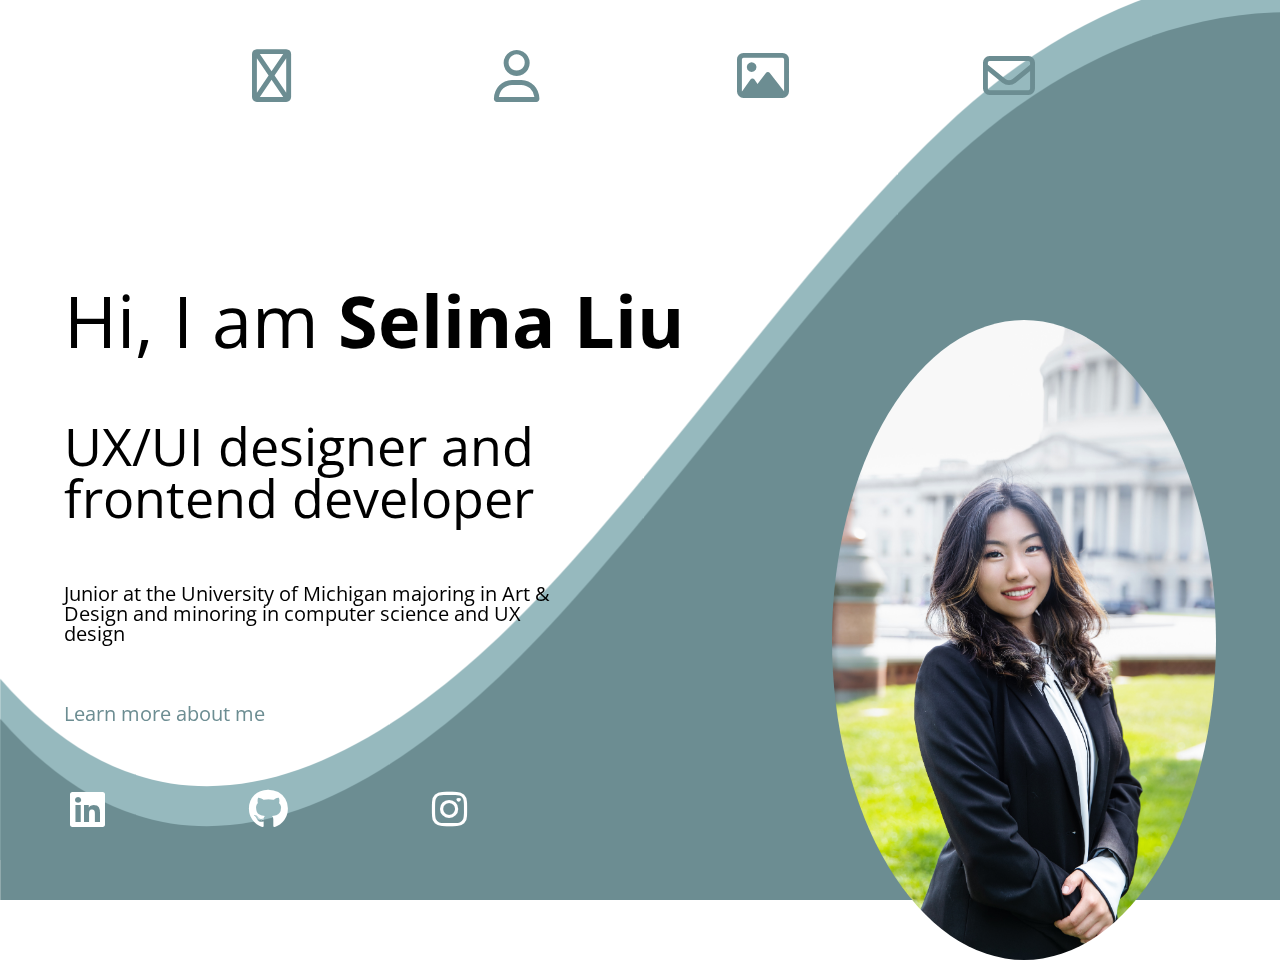
<file: index.html>
<!DOCTYPE html>
<html lang="en">
<head>
    <meta charset="UTF-8">
    <meta http-equiv="X-UA-Compatible" content="IE=edge">
    <meta name="viewport" content="width=device-width, initial-scale=1.0">
    <link rel="stylesheet" href="css/styleReset.css">
    <link rel="stylesheet" href="css/style.css">
    <link rel="preconnect" href="https://fonts.gstatic.com" crossorigin>
    <link href="https://fonts.googleapis.com/css2?family=Open+Sans:ital,wght@0,300;0,400;0,600;1,300&family=Roboto:wght@300&display=swap" rel="stylesheet">
    <link rel="stylesheet" href="https://cdnjs.cloudflare.com/ajax/libs/font-awesome/6.2.1/css/all.min.css"/>
    <script src="main.js"></script>
    <title>Home</title>
</head>
<body id="home-page">
    <header>
        <nav class="home nav-bar" tabindex="0">
            <ul>
                <li><a href="index.html"><i class="fa-regular fa-house"></i><p>Home</p></a></li>
                <li><a href="about.html"><i class="fa-regular fa-user"></i><p>About</p></a></li>
                <li><a href="work.html"><i class="fa-regular fa-image"></i><p>Portfolio</p></a></li>
                <li><a href="contact.html"><i class="fa-regular fa-envelope"></i><p>Contact</p></a></li>
            </ul>
        </nav>
    </header>
    <main>
        <h1 class="title">Hi, I am <strong>Selina Liu</strong></h1>
        <div id="wave-1" class="custom-shape-divider-bottom-1675267472">
            <svg data-name="Layer 1" xmlns="http://www.w3.org/2000/svg" viewBox="0 0 1200 120" preserveAspectRatio="none">
                <path d="M985.66,92.83C906.67,72,823.78,31,743.84,14.19c-82.26-17.34-168.06-16.33-250.45.39-57.84,11.73-114,31.07-172,41.86A600.21,600.21,0,0,1,0,27.35V120H1200V95.8C1132.19,118.92,1055.71,111.31,985.66,92.83Z" class="shape-fill"></path>
            </svg>
        </div>
        <div id="wave-2" class="custom-shape-divider-bottom-1675267472-2">
            <svg data-name="Layer 1" xmlns="http://www.w3.org/2000/svg" viewBox="0 0 1200 120" preserveAspectRatio="none">
                <path d="M985.66,92.83C906.67,72,823.78,31,743.84,14.19c-82.26-17.34-168.06-16.33-250.45.39-57.84,11.73-114,31.07-172,41.86A600.21,600.21,0,0,1,0,27.35V120H1200V95.8C1132.19,118.92,1055.71,111.31,985.66,92.83Z" class="shape-fill"></path>
            </svg>
        </div>
        <img src="images/IMG_9003.JPG" alt="Selina's Headshot">
        <div class="home-content">
            <h2 class="home-subtitle">UX/UI designer and frontend developer</h2>
            <p>Junior at the University of Michigan majoring in Art & Design and minoring in computer science and UX design</p>
            <a href="about.html">Learn more about me</a>
        </div>
    </main>
    <footer>
        <div class="footer-icons">
            <a href="http://www.linkedin.com/in/selina-liu-5b40781b8"><i class="fa-brands fa-linkedin"></i></a>
            <a href="https://github.com/SelinaLiu8"><i class="fa-brands fa-github"></i></a>
            <a href="https://www.instagram.com/selina_love8/"><i class="fa-brands fa-instagram"></i></a>
        </div>
    </footer>
</body>
</html>
</file>
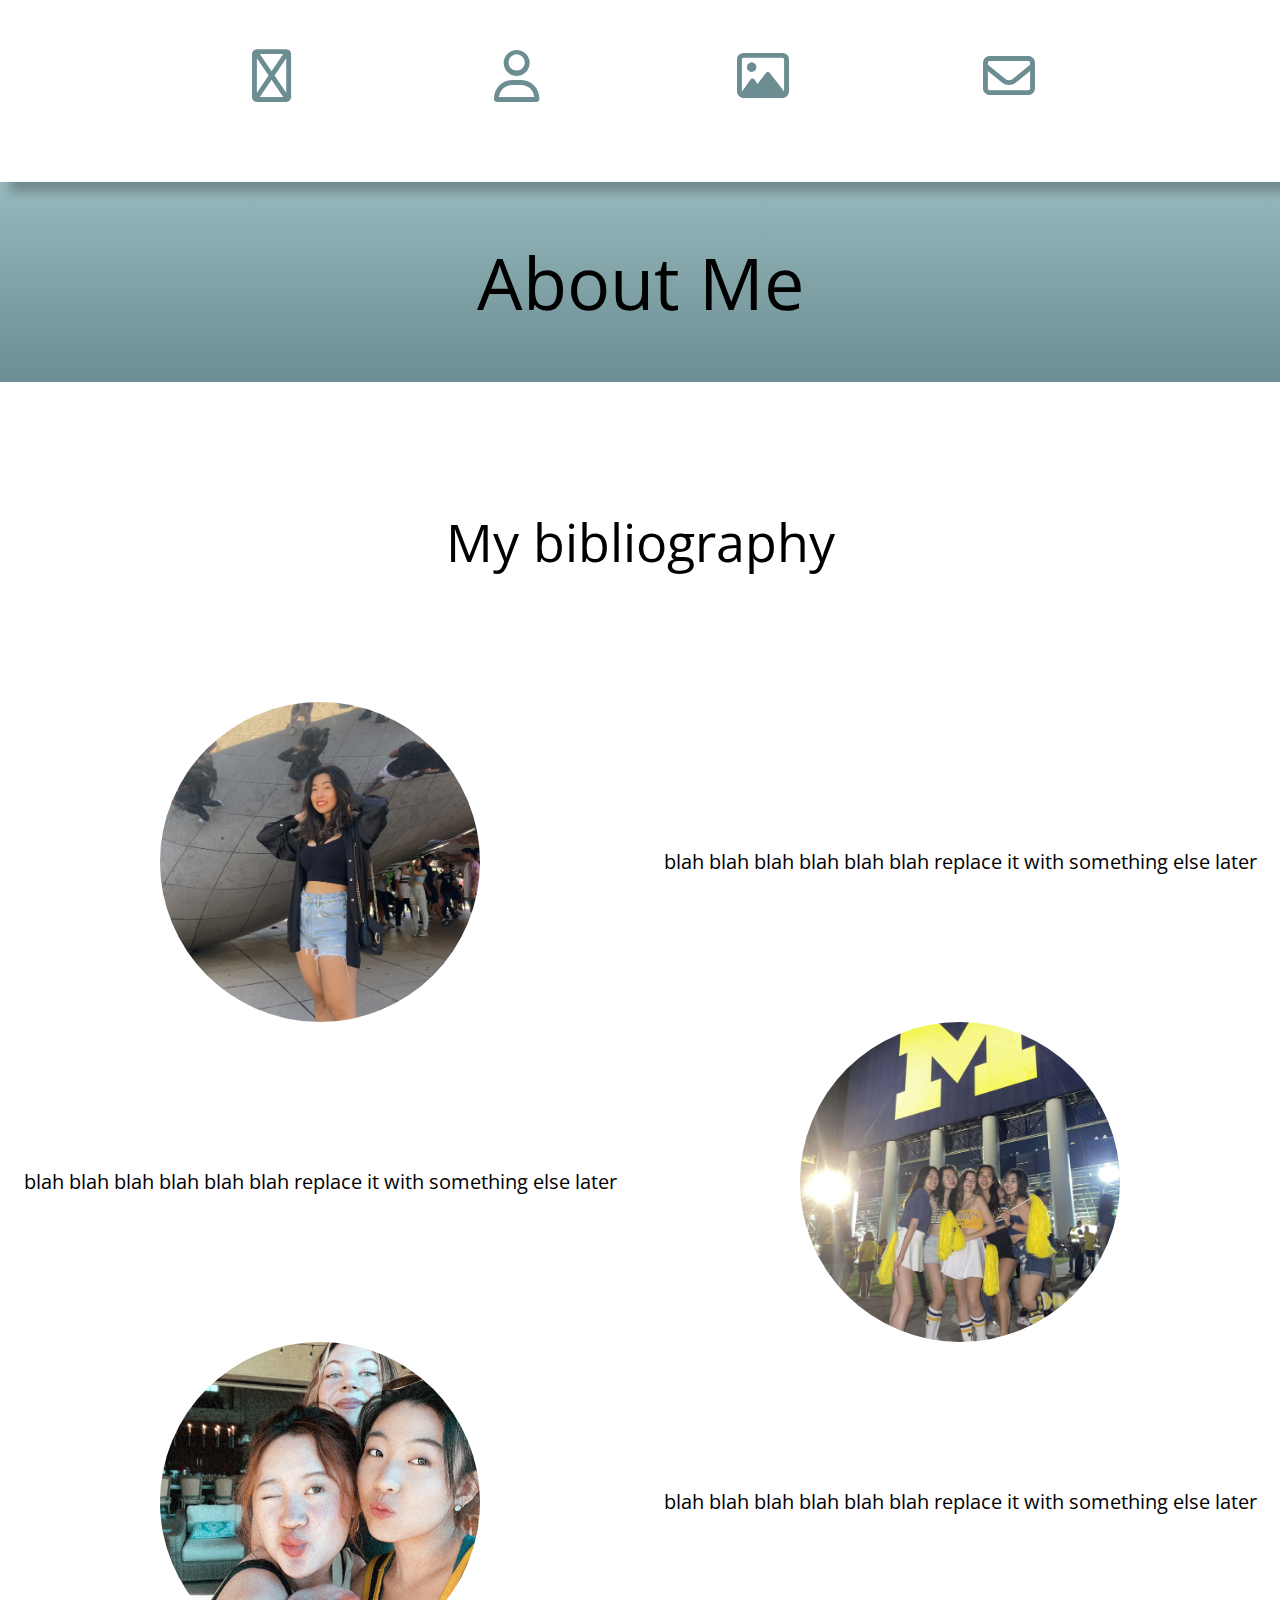
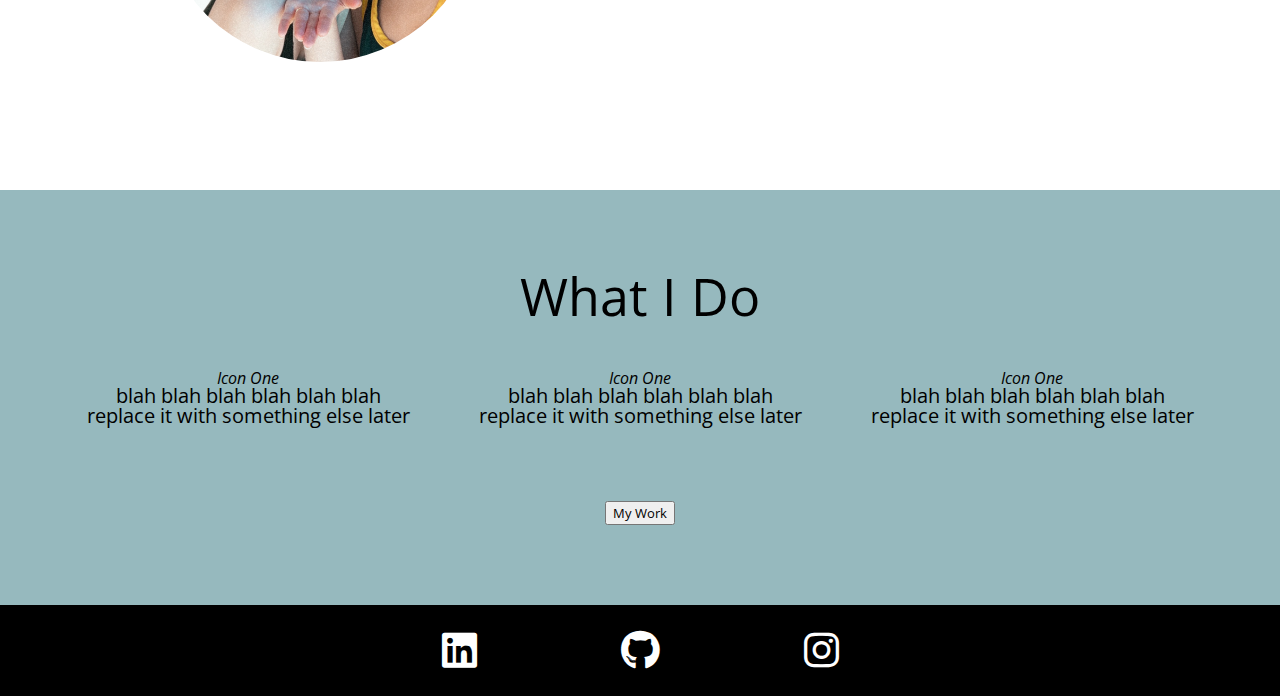
<file: about.html>
<!DOCTYPE html>
<html lang="en">
<head>
    <meta charset="UTF-8">
    <meta http-equiv="X-UA-Compatible" content="IE=edge">
    <meta name="viewport" content="width=device-width, initial-scale=1.0">
    <link rel="stylesheet" href="css/styleReset.css">
    <link rel="stylesheet" href="css/style.css">
    <link rel="preconnect" href="https://fonts.gstatic.com" crossorigin>
    <link href="https://fonts.googleapis.com/css2?family=Open+Sans:ital,wght@0,300;0,400;0,600;1,300&family=Roboto:wght@300&display=swap" rel="stylesheet">
    <link rel="stylesheet" href="https://cdnjs.cloudflare.com/ajax/libs/font-awesome/6.2.1/css/all.min.css"/>
    <title>About</title>
</head>
<body id="about-page">
    <script src="main.js"></script>
    <header>
        <nav class="about nav-bar" tabindex="0">
            <ul>
                <li><a href="index.html"><i class="fa-regular fa-house"></i><p>Home</p></a></li>
                <li><a href="about.html"><i class="fa-regular fa-user"></i><p>About</p></a></li>
                <li><a href="work.html"><i class="fa-regular fa-image"></i><p>Portfolio</p></a></li>
                <li><a href="contact.html"><i class="fa-regular fa-envelope"></i><p>Contact</p></a></li>
            </ul>
        </nav>
    </header>
    <main>
        <h1 class="title">About Me</h1>
        <div class="bio">
            <h2>My bibliography</h2>
            <img src="images/IMG_9300.jpg" alt="Selina's photo 1" class="bio-photo-1 bio-photo">
            <p class="bio-p1 bio-p">blah blah blah blah blah blah replace it with something else later</p>
            <img src="images/IMG_5336.JPG" alt="Selina's photo 2" class="bio-photo-2 bio-photo">
            <p class="bio-p2 bio-p">blah blah blah blah blah blah replace it with something else later</p>
            <img src="images/IMG_7465.JPG" alt="Selina's photo 3" class="bio-photo-3 bio-photo">
            <p class="bio-p3 bio-p">blah blah blah blah blah blah replace it with something else later</p>
        </div>
        <div class="services">
            <h2>What I Do</h2>
            <div class="service-list">
                <div class="service-item">
                    <i>Icon One</i>
                    <p>blah blah blah blah blah blah replace it with something else later</p>
                </div>
                <div class="service-item">
                    <i>Icon One</i>
                    <p>blah blah blah blah blah blah replace it with something else later</p>
                </div>
                <div class="service-item">
                    <i>Icon One</i>
                    <p>blah blah blah blah blah blah replace it with something else later</p>
                </div>
            </div>
            <a href="work.html"><button>My Work</button></a>
        </div>
    </main>
    <footer>
        <div class="footer-icons">
            <a href="http://www.linkedin.com/in/selina-liu-5b40781b8"><i class="fa-brands fa-linkedin"></i></a>
            <a href="https://github.com/SelinaLiu8"><i class="fa-brands fa-github"></i></a>
            <a href="https://www.instagram.com/selina_love8/"><i class="fa-brands fa-instagram"></i></a>
        </div>
    </footer>
</body>
</file>
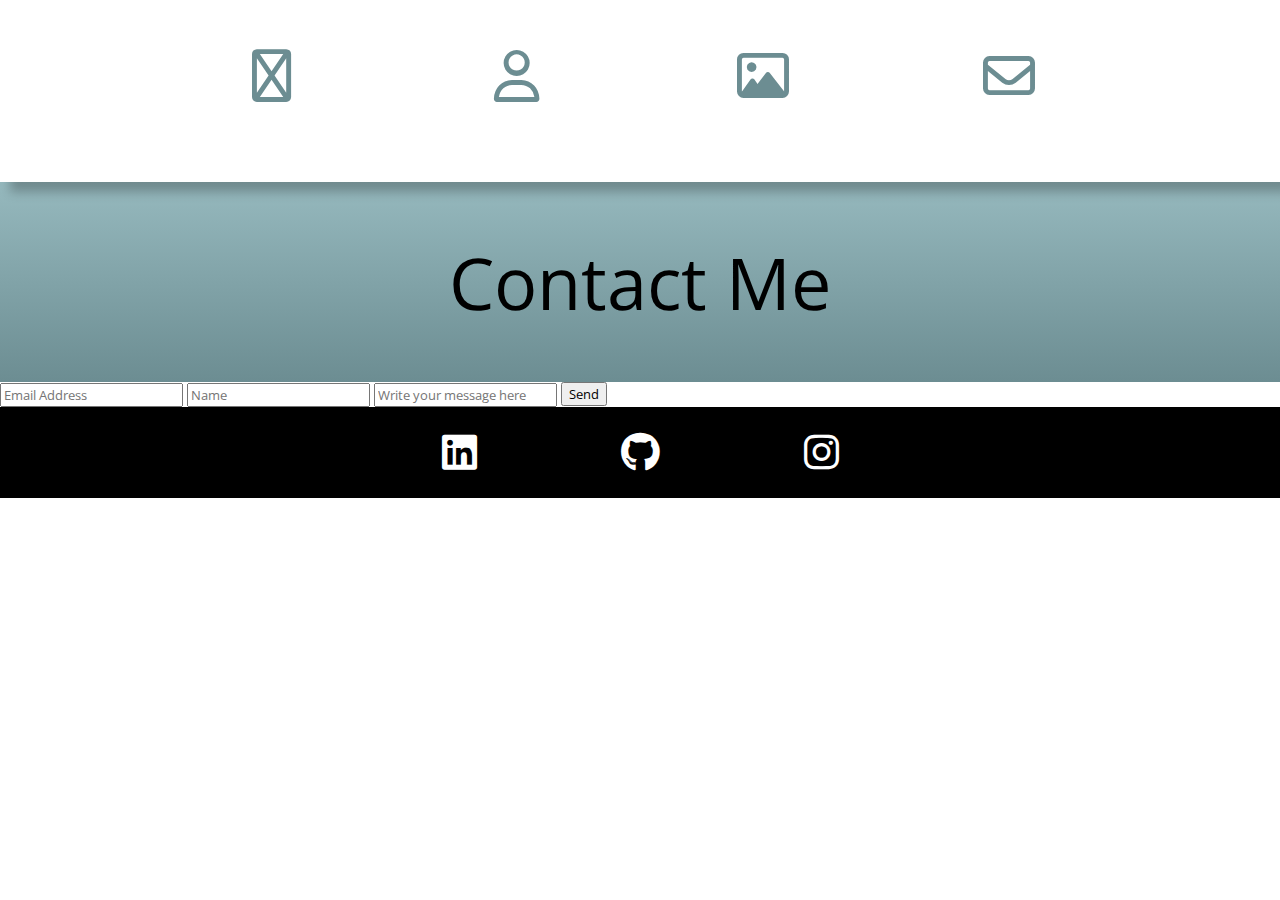
<file: contact.html>
<!DOCTYPE html>
<html lang="en">
<head>
    <meta charset="UTF-8">
    <meta http-equiv="X-UA-Compatible" content="IE=edge">
    <meta name="viewport" content="width=device-width, initial-scale=1.0">
    <link rel="stylesheet" href="css/styleReset.css">
    <link rel="stylesheet" href="css/style.css">
    <link rel="preconnect" href="https://fonts.googleapis.com">
    <link rel="preconnect" href="https://fonts.gstatic.com" crossorigin>
    <link href="https://fonts.googleapis.com/css2?family=Open+Sans:ital,wght@0,300;0,400;0,600;1,300&family=Roboto:wght@300&display=swap" rel="stylesheet">
    <link rel="stylesheet" href="https://cdnjs.cloudflare.com/ajax/libs/font-awesome/6.2.1/css/all.min.css"/>
    <script src="main.js"></script>
    <title>Contact</title>
</head>
<body>
    <header>
        <nav class="contact nav-bar" tabindex="0">
            <ul>
                <li><a href="index.html"><i class="fa-regular fa-house"></i><p>Home</p></a></li>
                <li><a href="about.html"><i class="fa-regular fa-user"></i><p>About</p></a></li>
                <li><a href="work.html"><i class="fa-regular fa-image"></i><p>Portfolio</p></a></li>
                <li><a href="contact.html"><i class="fa-regular fa-envelope"></i><p>Contact</p></a></li>
            </ul>
        </nav>
    </header>
    <main>
        <h1 class="title">Contact Me</h1>
        <form action="http://formsubit.co/selinal@umich.edu" method="POST">
            <input type="email" name="email" placeholder="Email Address" required>
            <input type="name" name="name" placeholder="Name" required>
            <input type="text" name="message" placeholder="Write your message here" required>
            <button type="submit">Send</button>
        </form>
    </main>
    <footer>
        <div class="footer-icons">
            <!-- aria labels -->
            <a href="http://www.linkedin.com/in/selina-liu-5b40781b8"><i class="fa-brands fa-linkedin"></i></a>
            <a href="https://github.com/SelinaLiu8"><i class="fa-brands fa-github"></i></a>
            <a href="https://www.instagram.com/selina_love8/"><i class="fa-brands fa-instagram"></i></a>
        </div>
    </footer>
</body>
</file>
<file: css/style.css>
/* ========ROOT======== */
:root {
    /* color */
    --first-color: #6c8d92;
    --accent-color: #96b9be;
    --bg-color: #ffffff;
    --text-color: #000000;
    /* font-weight */
    --font-weight-light: lighter;
    --font-weight-normal: normal;
    --font-weight-bold: bold;
    /* font-size */
    --font-h1: 4.5rem;
    --font-h2: 3.25rem;
    --font-h3: 2.5rem;
    --font-h4: 2rem;
    --font-p: 1.25rem;

}

/* ========DEFAULT======== */
* {
    font-family: 'Open Sans', sans-serif;
    font-weight: var(--font-weight-normal);
    color: #000000;
}

/* ----Text---- */
h1 {
    font-size: var(--font-h1);
}

h2 {
    font-size: var(--font-h2);
}

h3 {
    font-size: var(--font-h3);
}

h4 {
    font-size: var(--font-h4);
}

p {
    font-size: var(--font-p);
}

strong {
    font-weight: var(--font-weight-bold);
}

/* ----Images---- */
img {
    max-width: 40em;
}

/* ----Header---- */
header {
    position: sticky;
    top: 0;
}

/* ----Nav---- */

/* needs to be fixed, looks different on different pages */
nav {
    position: sticky;
    display: flex;
    width: 100%;
    z-index: 1000;
    top: 0;
    background-color: var(--bg-color);
    box-shadow: 10px 10px 10px rgba(0, 0, 0, 0.25);
}
  
nav li {
    font-size: var(--font-p);
    display: inline-block;
}
  
nav a {
    text-decoration: none;
    padding: .5em 2em;
    display: flex;
    flex-direction: column;
    align-items: center;
    width: 2px;
    text-align: center;
}

nav i {
    color: var(--first-color);
    font-size: var(--font-h2);
}

nav p {
    padding-top: 10px;
    font-weight: var(--font-weight-bold);
    position: relative;
    color: transparent;
}

.navbar-scrolled {
    background-color: var(--first-color);
    color: var(--bg-color);
}

nav a:hover, nav i:hover {
    color: var(--accent-color);
}

nav p:hover {
    color: var(--accent-color);
    transition: 0.3s;
}

@media screen and (min-width: 965px) {
    nav {
        justify-content: center;
    }

    nav li {
        padding: 1.5em 3em;
    }

    nav a {
        padding: 1em 3em;
    }
}
  
/* ----Main---- */
.title {
    background: rgb(108,141,146);
    background: linear-gradient(0deg, rgba(108,141,146,1) 0%, rgba(150,185,190,1) 100%);
    display: flex;
    justify-content: center;
    padding: 5% 0;
}

/* ----Footer */
footer {
    z-index: 100;
    display: flex;
    justify-content: space-between;
    align-items: center;
    padding: 2% 0;
    background-color: #000;
}

footer i {
    margin: 0 70px;
    color: var(--bg-color);
    font-size: var(--font-h3);
}

.footer-icons {
    margin: auto;
}

/* ----Link---- */
a {
    color: var(--first-color);
    padding: none;
    text-decoration: none;
    font-size: var(--font-p);
}

a:hover {
    color: rgb(35, 93, 93);
}

a:focus {
    color:rgb(0, 132, 255);
}

/* ========HOME======== */ 
#home-page nav {
    background-color: transparent;
    box-shadow: none;
}

#home-page nav i {
    color: var(--first-color);
}

#home-page {
    width: 100vw; 
    height: 100vh;
    overflow: hidden;
}

.custom-shape-divider-bottom-1675267472 {
    position: absolute;
    bottom: 0;
    left: 0;
    width: 100%;
    overflow: hidden;
    line-height: 0;
}

.custom-shape-divider-bottom-1675267472 svg {
    position: relative;
    display: block;
    width: calc(209% + 1.3px);
    height: 100vh;
    transform: rotateY(180deg);
}

.custom-shape-divider-bottom-1675267472-2 {
    position: absolute;
    bottom: 0;
    left: 0;
    width: 100%;
    overflow: hidden;
    line-height: 0;
}

.custom-shape-divider-bottom-1675267472-2 svg {
    position: relative;
    display: block;
    width: calc(209% + 1.3px);
    height: 100vh;
    transform: rotateY(180deg);
    padding-bottom: 2.5em;
}

#wave-1 {
    z-index: -1;
}

#wave-2 {
    z-index: -2;
}

#wave-1 .shape-fill {
    fill: var(--first-color);
}

#wave-2 .shape-fill {
    fill: var(--accent-color);
}

#home-page main h2, #home-page main p, #home-page main a, #home-page .title {
    position: relative;
    display: block;
}

#home-page .title {
    left: 5%;
    margin-top: 3%;
    background: transparent;
}

.home-content {
    display: block;
    position: relative;
    left: 5%;
    width: 40%;
}

.home-content p, .home-content a {
    margin-top: 3em;
}

#home-page img {
    position: absolute;
    right: 4em;
    top: 20em;
    width: 30%;
    height: 40em;
    object-fit: cover;
    border-radius: 50%;
    z-index: 60;
}

#home-page footer {
    position: fixed;
    display: flex;
    background-color: transparent;
    bottom: 5%;
    justify-content: center;
}

/* ========ABOUT======== */
.bio {
    display: grid;
    grid-template-columns: repeat(2, 1fr);
    grid-template-rows: repeat(4, 1fr);
    justify-items: center;
    align-items: center;
}

.bio h2 {
    grid-column: 1 / -1;
    grid-row: 1 / 2;
    text-align: left;
}

.bio-photo {
    width: 20em;
    height: 20em;
    object-fit: cover;
    border-radius: 50%;
}

.bio-photo-1, .bio-p2, .bio-photo3 {
    grid-column: 1 / 2;
}

.bio-photo-2, .bio-p1, .bio-p3 {
    grid-column: 2 / 3;
}

.bio-photo-1, .bio-p1 {
    grid-row: 2 / 3;
}

.bio-photo-2, .bio-p2 {
    grid-row: 3 / 4;
}

.services {
    background-color: var(--accent-color);
    padding: 5em;
    margin-top: 10%;
    display: flex;
    flex-direction: column;
    align-items: center;
}

.service-list {
    display: flex;
    gap: 5%;
    margin: 3em 0;
}

.service-item {
    display: flex;
    flex-direction: column;
    align-items: center;
    text-align: center;
}

.services button {
    margin-top: 2em;
}

/* ========PORTFOLIO======== */

.project-list {
    text-align: center;
    margin: 5% 0;
}

.project-list h2 {
    margin-bottom: 1em;
}

.sub-project-list {
    display: flex;
    justify-content: center;
    gap: 10%;
}

/* ========CONTACT======== */
</file>
<file: css/styleReset.css>
/*
html5doctor.com Reset Stylesheet
v1.6.1
Last Updated: 2010-09-17
Author: Richard Clark - http://richclarkdesign.com
Twitter: @rich_clark
*/

html, body, div, span, object, iframe,
h1, h2, h3, h4, h5, h6, p, blockquote, pre,
abbr, address, cite, code,
del, dfn, em, img, ins, kbd, q, samp,
small, strong, sub, sup, var,
b, i,
dl, dt, dd, ol, ul, li,
fieldset, form, label, legend,
table, caption, tbody, tfoot, thead, tr, th, td,
article, aside, canvas, details, figcaption, figure,
footer, header, hgroup, menu, nav, section, summary,
time, mark, audio, video {
    margin:0;
    padding:0;
    border:0;
    outline:0;
    font-size:100%;
    vertical-align:baseline;
    background:transparent;
}

body {
    line-height:1;
}

article,aside,details,figcaption,figure,
footer,header,hgroup,menu,nav,section {
    display:block;
}

nav ul {
    list-style:none;
}

blockquote, q {
    quotes:none;
}

blockquote:before, blockquote:after,
q:before, q:after {
    content:'';
    content:none;
}

a {
    margin:0;
    padding:0;
    font-size:100%;
    vertical-align:baseline;
    background:transparent;
}

/* change colours to suit your needs */
ins {
    background-color:#ff9;
    color:#000;
    text-decoration:none;
}

/* change colours to suit your needs */
mark {
    background-color:#ff9;
    color:#000;
    font-style:italic;
    font-weight:bold;
}

del {
    text-decoration: line-through;
}

abbr[title], dfn[title] {
    border-bottom:1px dotted;
    cursor:help;
}

table {
    border-collapse:collapse;
    border-spacing:0;
}

/* change border colour to suit your needs */
hr {
    display:block;
    height:1px;
    border:0;  
    border-top:1px solid #cccccc;
    margin:1em 0;
    padding:0;
}

input, select {
    vertical-align:middle;
}
</file>
